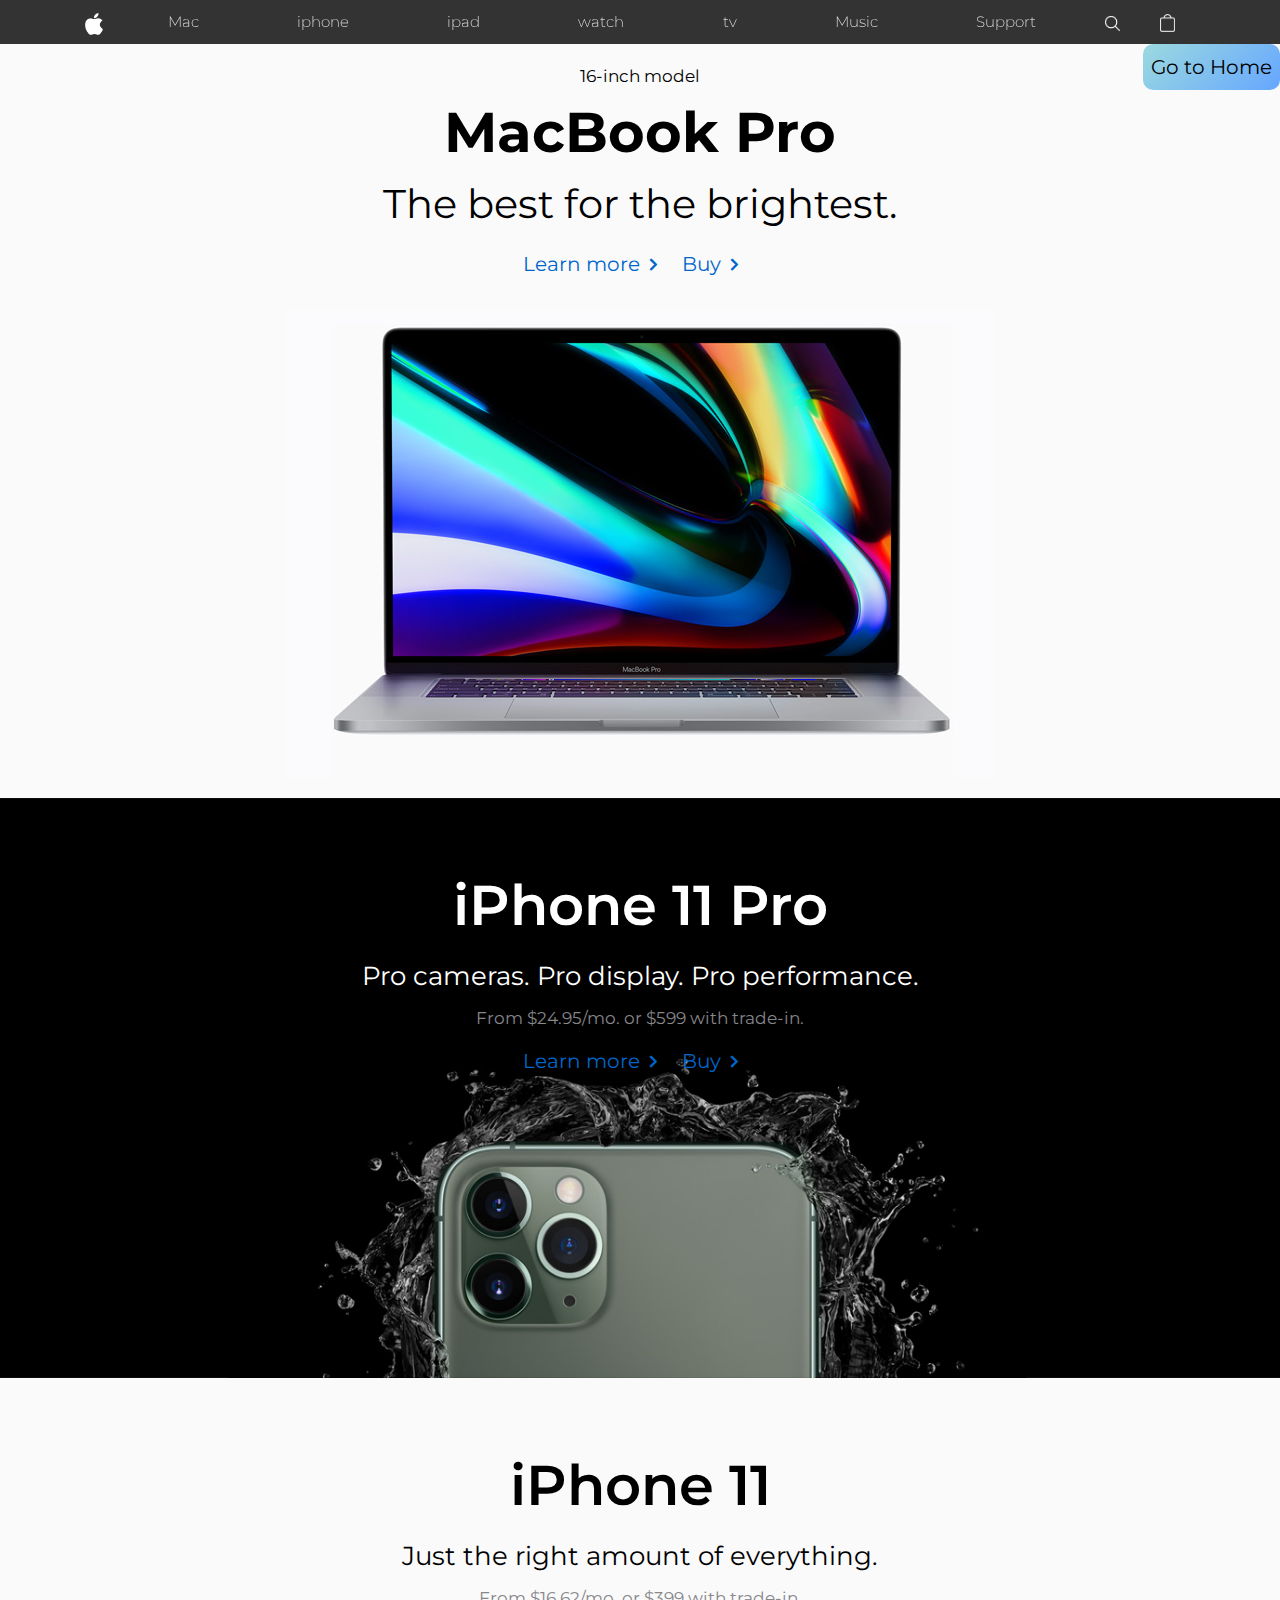
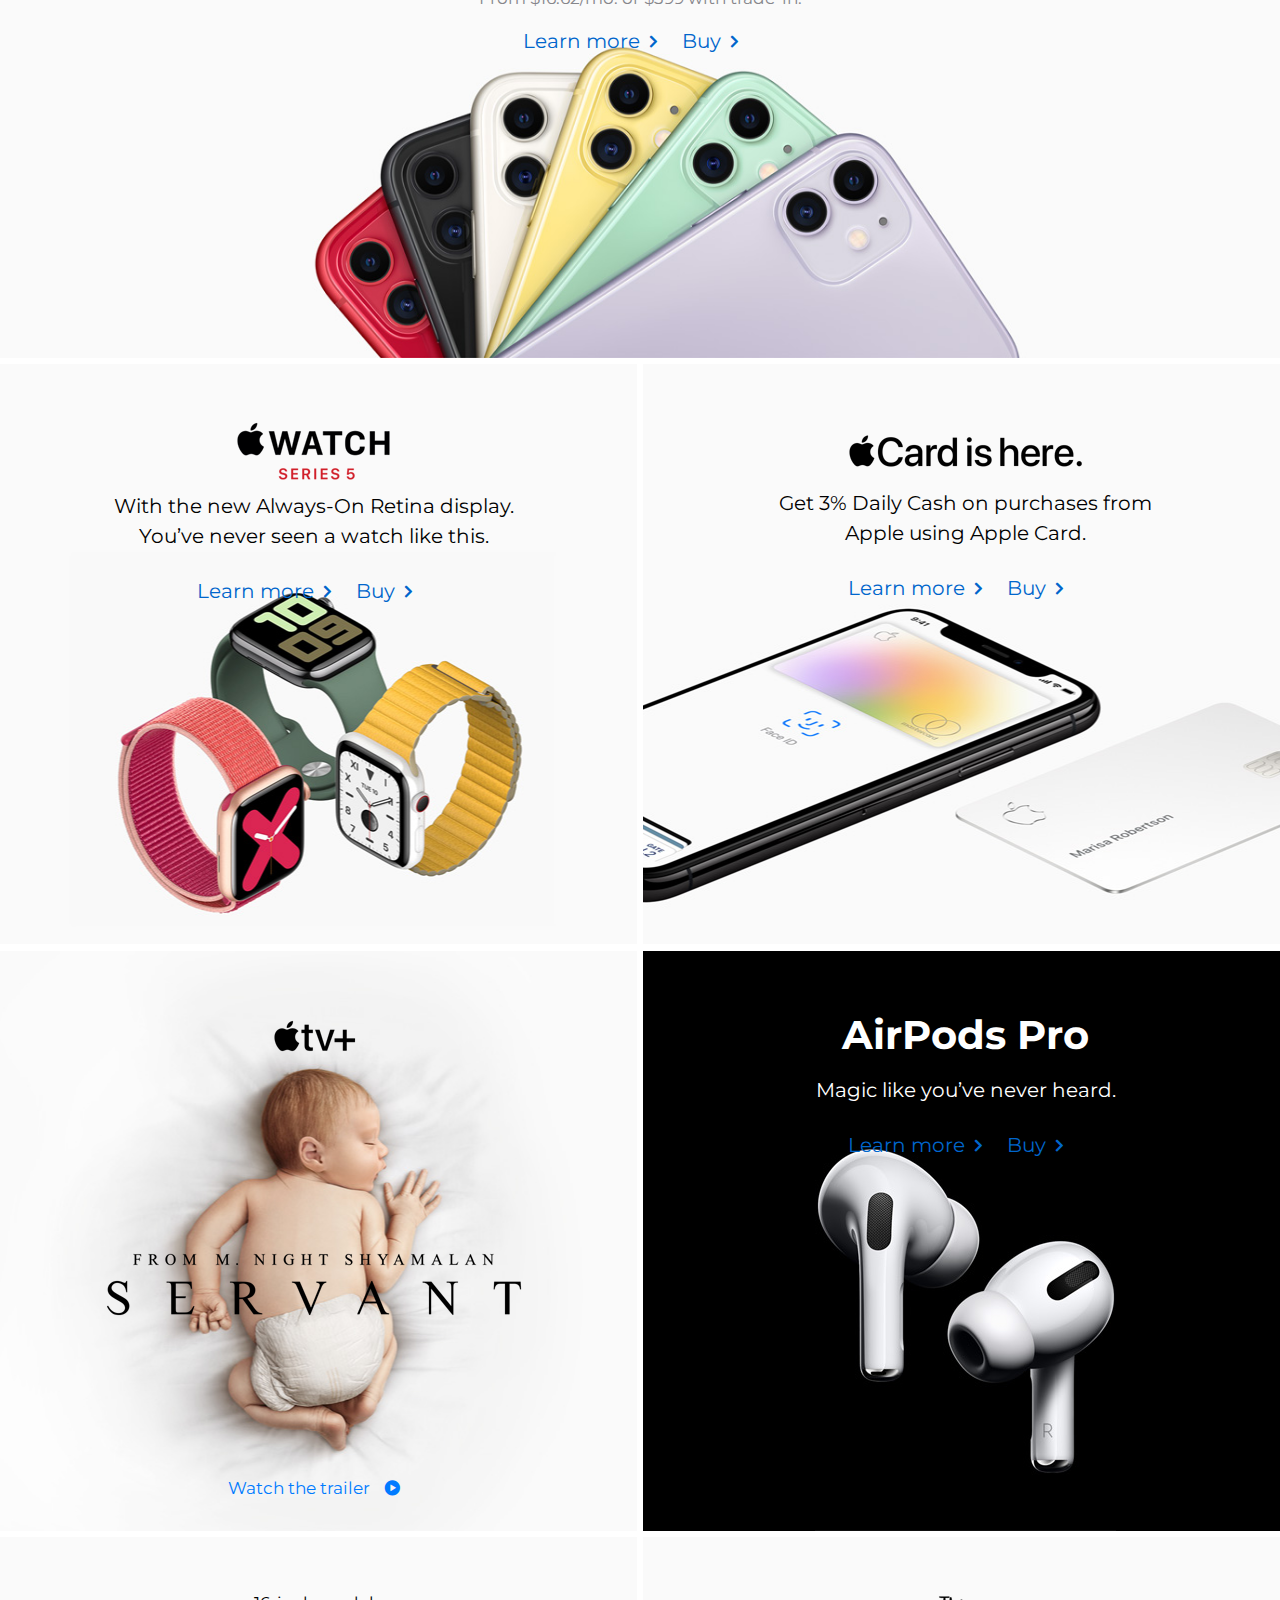
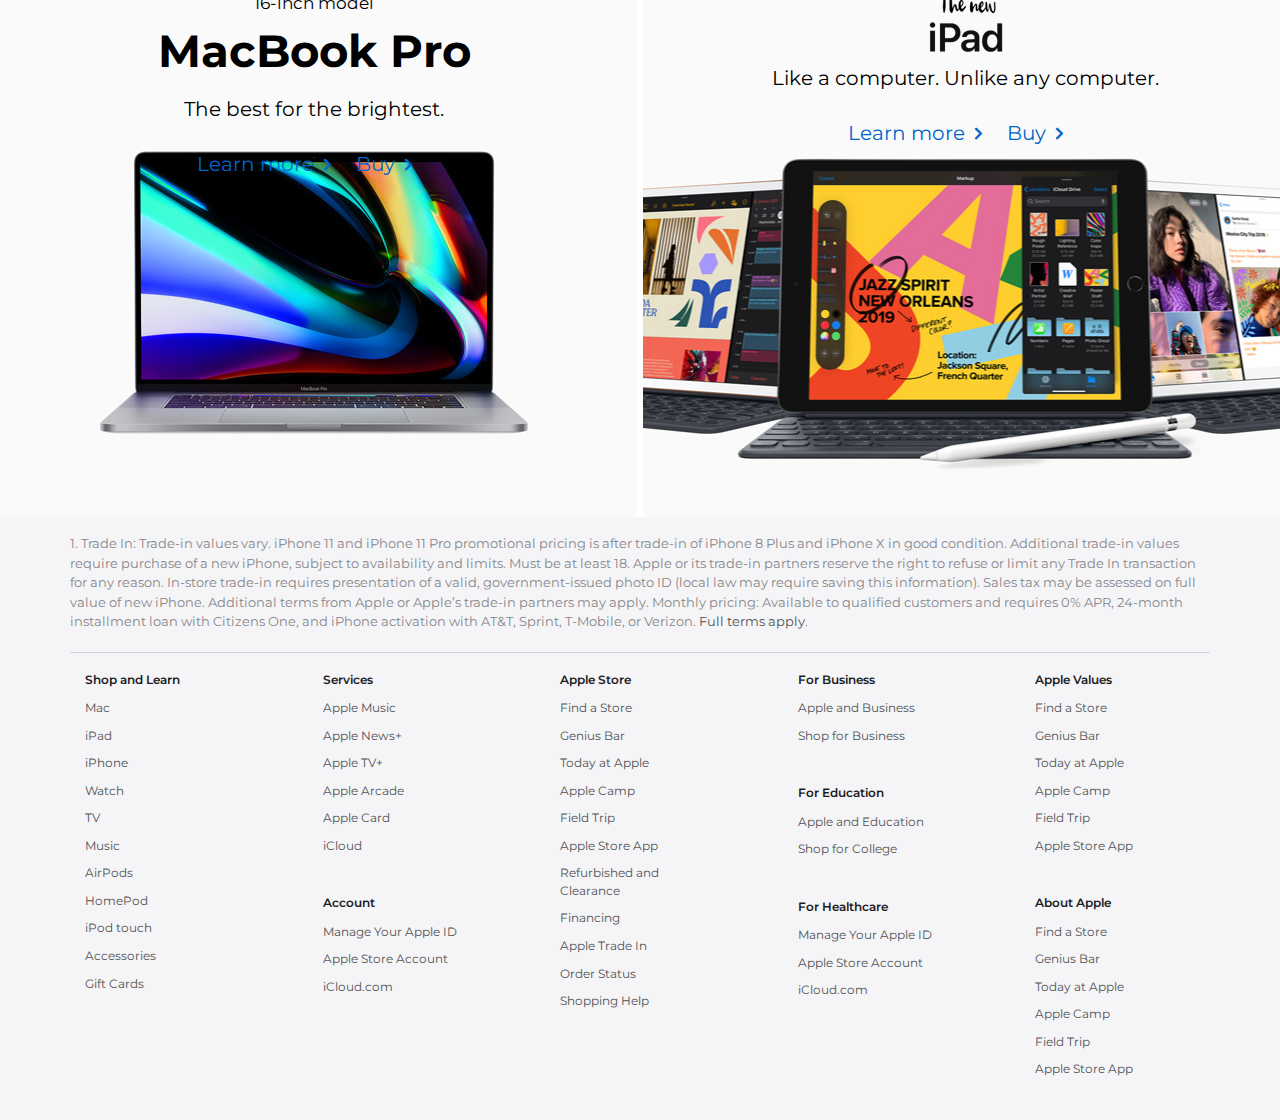
<file: index.html>
<!DOCTYPE html>
<html lang="en">

<head>
  <meta charset="utf-8" />
  <meta name="viewport" content="width=device-width, initial-scale=1, shrink-to-fit=no" />
  <meta name="description" content="" />

  <title>Apple Website</title>
  <!-- Link to the Font-Awesome Font -->
  <!-- This font gives us the option to use emojies, symbols, common logos and icons as a font -->
  <link rel="stylesheet" href="https://maxcdn.bootstrapcdn.com/font-awesome/4.6.2/css/font-awesome.min.css" />

  <!-- Link to Montserrat font on Google Fonts-->
  <link
    href="https://fonts.googleapis.com/css?family=Montserrat:200,200i,300,300i,400,600,600i,700,700i,800,800i,900,900i&display=swap"
    rel="stylesheet" />

  <!-- Styles -->

  <!-- Bootstrap Styles -->
  <link rel="stylesheet" type="text/css" href="css/bootstrap.css" />
  <!-- Custom Styles -->
  <link rel="stylesheet" type="text/css" href="css/styles.css" />
</head>

<body id="page-top">
  <a class="fixedMain-a" href="../index.html">
    <div class="fixedMain">Go to Home</div>
  </a>
  <!-- Header navigation -->
  <nav class="navbar navbar-expand-lg navbar-light fixed-top header-wrapper">
    <div class="container">
      <a class="logo-link navbar-brand js-scroll-trigger" href="#"><img src="images/icons/logo.png" /></a>

      <button class="navbar-toggler" type="button" data-toggle="collapse" data-target="#navbarResponsive"
        aria-controls="navbarResponsive" aria-expanded="false" aria-label="Toggle navigation">
        <span class="navbar-toggler-icon"></span>
      </button>
      <div class="collapse navbar-collapse" id="navbarResponsive">
        <ul class="navbar-nav nav-fill w-100">
          <li class="nav-item">
            <a class="nav-link js-scroll-trigger" href="/mac/">Mac</a>
          </li>
          <li class="nav-item">
            <a class="nav-link js-scroll-trigger" href="#">iphone</a>
          </li>
          <li class="nav-item">
            <a class="nav-link js-scroll-trigger" href="#">ipad</a>
          </li>
          <li class="nav-item">
            <a class="nav-link js-scroll-trigger" href="#">watch</a>
          </li>
          <li class="nav-item">
            <a class="nav-link js-scroll-trigger" href="#">tv</a>
          </li>
          <li class="nav-item">
            <a class="nav-link js-scroll-trigger" href="#">Music</a>
          </li>
          <li class="nav-item">
            <a class="nav-link js-scroll-trigger" href="#">Support</a>
          </li>
          <li>
            <a class="search-link nav-link js-scroll-trigger" href="#"><img src="images/icons/search-icon.png" /></a>
          </li>
          <li>
            <a class="cart-link nav-link js-scroll-trigger" href="/cart/"><img src="images/icons/cart.png" /></a>
          </li>
        </ul>
      </div>
    </div>
  </nav>

  <section class="searchbox">
    <form>
      <input type="text" name="searchbox" />
      <button id="submitButton" class="btn btn-primary" type="submit">
        Search
      </button>
    </form>
  </section>

  <!-- Main highlight section -->

  <section class="main-highlight-wrapper">
    <div class="container">
      <div class="row h-100 align-items-center justify-content-center text-center">
        <div class="col-12">
          <div class="model">16-inch model</div>

          <div class="product-title">MacBook Pro</div>

          <div class="brief-description">The best for the brightest.</div>

          <div class="links-wrapper">
            <ul>
              <li><a href="">Learn more</a></li>
              <li><a href="">Buy</a></li>
            </ul>
          </div>

          <div class="main-image-wrapper">
            <img src="images/home/mac-laptop.jpg" />
          </div>
        </div>
      </div>
    </div>
  </section>

  <!-- Second highlight section -->
  <section class="second-hightlight-wrapper">
    <div class="container">
      <div class="row h-100 align-items-center justify-content-center text-center">
        <div class="col-12">
          <div class="title-wraper">iPhone 11 Pro</div>

          <div class="description-wrapper">
            Pro cameras. Pro display. Pro performance.
          </div>

          <div class="price-wrapper">
            From $24.95/mo. or $599 with trade‑in.
          </div>

          <div class="links-wrapper">
            <ul>
              <li><a href="">Learn more</a></li>
              <li><a href="">Buy</a></li>
            </ul>
          </div>
        </div>
      </div>
    </div>
  </section>

  <!-- Third highlight section -->
  <section class="third-highlight-wrapper">
    <div class="container">
      <div class="row h-100 align-items-center justify-content-center text-center">
        <div class="col-12">
          <div class="title-wraper">iPhone 11</div>
          <div class="description-wrapper">
            Just the right amount of everything.
          </div>
          <div class="price-wrapper">
            From $16.62/mo. or $399 with trade‑in.
          </div>
          <div class="links-wrapper">
            <ul>
              <li><a href="">Learn more</a></li>
              <li><a href="">Buy</a></li>
            </ul>
          </div>
        </div>
      </div>
    </div>
  </section>

  <!-- Fourth highlight section -->
  <section class="fourth-heghlight-wrapper">
    <div class="row">
      <div class="col-12 col-sm-12 col-m-6 col-lg-6 left-side-wrapper">
        <div class="left-side-inner-wrapper">
          <div class="top-logo-wrapper">
            <div class="logo-wrapper">
              <img src="images/icons/watch-series5-logo.png" />
            </div>
          </div>
          <div class="description-wraper">
            With the new Always-On Retina display.<br />
            You’ve never seen a watch like this.
          </div>
          <div class="links-wrapper">
            <ul>
              <li><a href="">Learn more</a></li>
              <li><a href="">Buy</a></li>
            </ul>
          </div>
        </div>
      </div>

      <div class="col-12 col-sm-12 col-m-6 col-lg-6 right-side-wrapper">
        <div class="right-side-inner-wrapper">
          <div class="top-logo-wrapper">
            <div class="logo-wrapper">
              <img src="images/icons/apple-card-logo.png" />
            </div>
          </div>
          <div class="description-wraper">
            Get 3% Daily Cash on purchases from Apple using Apple Card.
          </div>
          <div class="links-wrapper">
            <ul>
              <li><a href="">Learn more</a></li>
              <li><a href="">Buy</a></li>
            </ul>
          </div>
        </div>
      </div>
    </div>
  </section>

  <!-- Fifth highlight section -->
  <section class="fifth-heghlight-wrapper">
    <div class="row">
      <div class="col-sm-12 col-m-6 col-lg-6 left-side-wrapper">
        <div class="left-side-inner-wrapper">
          <div class="top-logo-wrapper">
            <div class="logo-wrapper">
              <img src="images/icons/apple-tv-logo.png" />
            </div>
          </div>

          <div class="tvshow-logo-wraper">
            <img src="images/icons/servant-logo.png" />
          </div>

          <div class="watch-more-wrapper">
            <a href="#">Watch the trailer</a>
          </div>
        </div>
      </div>

      <div class="col-sm-12 col-m-6 col-lg-6 right-side-wrapper">
        <div class="right-side-inner-wrapper">
          <div class="top-logo-wrapper">
            <div class="logo-wrapper">AirPods Pro</div>
          </div>

          <div class="description-wraper">Magic like you’ve never heard.</div>

          <div class="links-wrapper">
            <ul>
              <li><a href="">Learn more</a></li>
              <li><a href="">Buy</a></li>
            </ul>
          </div>
        </div>
      </div>
    </div>
  </section>

  <!-- Sixth highlight section -->
  <section class="sixth-heghlight-wrapper">
    <div class="row">
      <div class="col-sm-12 col-m-6 col-lg-6 left-side-wrapper">
        <div class="left-side-inner-wrapper">
          <div class="model">16-inch model</div>

          <div class="product-title-small">MacBook Pro</div>

          <div class="description-wraper">The best for the brightest.</div>

          <div class="links-wrapper">
            <ul>
              <li><a href="">Learn more</a></li>
              <li><a href="">Buy</a></li>
            </ul>
          </div>
        </div>
      </div>

      <div class="col-sm-12 col-m-6 col-lg-6 right-side-wrapper">
        <div class="right-side-inner-wrapper">
          <div class="top-logo-wrapper">
            <div class="logo-wrapper">
              <img src="images/icons/new-ipad-logo.png" />
            </div>
          </div>

          <div class="description-wraper">
            Like a computer. Unlike any computer.
          </div>

          <div class="links-wrapper">
            <ul>
              <li><a href="">Learn more</a></li>
              <li><a href="">Buy</a></li>
            </ul>
          </div>
        </div>
      </div>
    </div>
  </section>

  <footer class="footer-wrapper">
    <div class="container">
      <div class="row">
        <div class="upper-text-container">
          1. Trade In: Trade‑in values vary. iPhone 11 and iPhone 11 Pro
          promotional pricing is after trade‑in of iPhone 8 Plus and iPhone X
          in good condition. Additional trade‑in values require purchase of a
          new iPhone, subject to availability and limits. Must be at least 18.
          Apple or its trade-in partners reserve the right to refuse or limit
          any Trade In transaction for any reason. In‑store trade‑in requires
          presentation of a valid, government-issued photo ID (local law may
          require saving this information). Sales tax may be assessed on full
          value of new iPhone. Additional terms from Apple or Apple’s trade-in
          partners may apply. Monthly pricing: Available to qualified
          customers and requires 0% APR, 24‑month installment loan with
          Citizens One, and iPhone activation with AT&T, Sprint, T‑Mobile, or
          Verizon. <a href="#"> Full terms apply</a>.
        </div>
      </div>

      <div class="row footer-links-wrapper">
        <div class="col col-12 col-sm-6 col-m-4 col-lg-2 offset1">
          <h3>Shop and Learn</h3>
          <ul>
            <li><a href="#">Mac</a></li>
            <li><a href="#">iPad</a></li>
            <li><a href="#">iPhone</a></li>
            <li><a href="#">Watch</a></li>
            <li><a href="#">TV</a></li>
            <li><a href="#">Music</a></li>
            <li><a href="#">AirPods</a></li>
            <li><a href="#">HomePod</a></li>
            <li><a href="#">iPod touch</a></li>
            <li><a href="#">Accessories</a></li>
            <li><a href="#">Gift Cards</a></li>
          </ul>
        </div>
        <div class="col col-12 col-sm-6 col-m-4 col-lg-2">
          <h3>Services </h3>
          <ul>
            <li><a href="#">Apple Music</a></li>
            <li><a href="#">Apple News+</a></li>
            <li><a href="#">Apple TV+</a></li>
            <li><a href="#">Apple Arcade</a></li>
            <li><a href="#">Apple Card</a></li>
            <li><a href="#">iCloud</a></li>
          </ul>
          <h3>Account</h3>
          <ul>
            <li><a href="#">Manage Your Apple ID</a></li>
            <li><a href="#">Apple Store Account</a></li>
            <li><a href="#">iCloud.com</a></li>
          </ul>
        </div>
        <div class="col col-12 col-sm-6 col-m-4 col-lg-2">
          <h3>Apple Store</h3>
          <ul>
            <li><a href="#">Find a Store</a></li>
            <li><a href="#">Genius Bar</a></li>
            <li><a href="#">Today at Apple</a></li>
            <li><a href="#">Apple Camp</a></li>
            <li><a href="#">Field Trip</a></li>
            <li><a href="#">Apple Store App</a></li>
            <li><a href="#">Refurbished and Clearance</a></li>
            <li><a href="#">Financing</a></li>
            <li><a href="#">Apple Trade In</a></li>
            <li><a href="#">Order Status</a></li>
            <li><a href="#">Shopping Help</a></li>
          </ul>
        </div>
        <div class="col col-12 col-sm-6 col-m-4 col-lg-2">
          <h3>For Business</h3>
          <ul>
            <li><a href="#">Apple and Business</a></li>
            <li><a href="#">Shop for Business</a></li>
          </ul>
          <h3>For Education </span></h3>
          <ul>
            <li><a href="#">Apple and Education</a></li>
            <li><a href="#">Shop for College</a></li>
          </ul>
          <h3>For Healthcare</h3>
          <ul>
            <li><a href="#">Manage Your Apple ID</a></li>
            <li><a href="#">Apple Store Account</a></li>
            <li><a href="#">iCloud.com</a></li>
          </ul>
        </div>

        <div class="col col-12 col-sm-6 col-m-4 col-lg-2">
          <h3>Apple Values</h3>
          <ul>
            <li><a href="#">Find a Store</a></li>
            <li><a href="#">Genius Bar</a></li>
            <li><a href="#">Today at Apple</a></li>
            <li><a href="#">Apple Camp</a></li>
            <li><a href="#">Field Trip</a></li>
            <li><a href="#">Apple Store App</a></li>
          </ul>
          <h3>About Apple </h3>
          <ul>
            <li><a href="#">Find a Store</a></li>
            <li><a href="#">Genius Bar</a></li>
            <li><a href="#">Today at Apple</a></li>
            <li><a href="#">Apple Camp</a></li>
            <li><a href="#">Field Trip</a></li>
            <li><a href="#">Apple Store App</a></li>
          </ul>
        </div>
      </div>
    </div>
  </footer>

  <!-- Javascript -->

  <!-- jQuery -->
  <script src="https://ajax.googleapis.com/ajax/libs/jquery/3.4.1/jquery.min.js"></script>
  <!-- <script src="js/custom.js"></script> -->
  <!-- Bootsrap JS -->
  <script src="js/bootstrap.js"></script>
  <script src="js/custom.js"></script>
</body>

</html>
</file>
<file: css/styles.css>
* {
	margin: 0;
	padding: 0;
}
img {
	max-width: 100%;
}
body {
	font-size: 20px; 
	font-family: 'Montserrat', sans-serif;
	line-height: 1.5;
	color: #000;
}

/* Header Style */
.header-wrapper {
	background: rgba(0,0,0,0.8);
	font-weight: 200;
	font-size: 0.75em;		
}
.logo-link {
	width: 18px;	
	display: block;
}
.search-link, .cart-link {
	width: 55px;
	display: block;
	padding: 0 20px !important;
}
.navbar {
	padding: 0;
}
.navbar-light .navbar-nav .nav-link {
  color: #fff;
}
.navbar-brand {
  padding: 0;
}
.navbar-nav .nav-link {
  padding-top: 0;
  padding-bottom: 0;
  height: 44px;
  line-height: 44px;
}
.navbar-light .navbar-toggler-icon {
   background-image: url("../images/icons/humberger.png");
}

/* Footer Styling */
.footer-wrapper {
  background-color: #f5f5f7;
  color: #1d1d1f;
  font-size: .65em;
}
.upper-text-container {
  border-bottom: 1px solid #d2d2d7;
  color: #86868b;
  padding: 17px 0 20px;
}
.upper-text-container a {
	text-decoration: none;
	color: #515154; 
}
.upper-text-container a:hover {
	text-decoration: underline;
}
.footer-links-wrapper {
	display: flex;
  -webkit-box-pack: justify;
  justify-content: space-between;
  padding-top: 20px;
}
.footer-wrapper ul {
	list-style: none;
	padding-bottom: 20px;
}
.footer-wrapper ul li{
	padding: 5px 0;
	font-size: 0.9em;
}
.footer-links-wrapper a {
	color: #515154;
	text-decoration: none;
}
.footer-links-wrapper a:hover {
	text-decoration: underline;
}
.footer-links-wrapper h3 {
	font-size: 12px;
	font-weight: 600;
}
.my-apple-wrapper {
	border-bottom: 1px solid #d2d2d7;
	padding-bottom: 10px;
	margin-bottom: 10px; 
}
.copyright-wrapper {
	display: flex;
  -webkit-box-pack: justify;
  justify-content: space-between;
  padding: 10px 0 20px;
}
.footer-links-terms ul li {
  display: inline-block;
  padding: 0 5px;
  border-right: 1px solid #ccc;
}
.footer-links-terms ul li:last-child {
	border-right: 0px;
}
.footer-links-terms ul li a {
	text-decoration: none;
	color: #515154;
}
.footer-links-terms ul li a:hover {
	text-decoration: underline;
}
.footer-country {
	display: inline-block;
}
.flag-wrapper {
	display: inline-block;
	vertical-align: middle;
}
.footer-country-name{
	display: inline-block;
	vertical-align: top;
}


/* Main Highlight */
.main-highlight-wrapper {
	background: #fafafa;
	margin-top: 44px;
	padding: 20px 0;
}
.links-wrapper ul {
	list-style: none;
}
.model {
	font-size: .85em;
}
.product-title {
	font-weight: 700;
	font-size: 56px;
}
.brief-description {
	font-size: 2em;
}
.links-wrapper {
	padding: 15px 0;
}
.links-wrapper ul li {
	display: inline-block;
	padding-right: 20px;
}
.links-wrapper ul li a {
	color: #06c;
	text-decoration: none;
}
.links-wrapper ul li a:hover {
	color: #000;
}
.links-wrapper ul li a:after {
  font-family: "FontAwesome";
  font-weight: 900;
  content: "\f105";
  padding-left: 10px;
}

/* Second Highlight Section */
.second-hightlight-wrapper {
	background-image: url("../images/home/iphone11-pro-bg.jpg");
	height: 580px;
	background-position: center;
	background-repeat: no-repeat;
  background-size: cover;
	text-align: center;
	padding: 65px 20px;
	color: #fff;
}
.title-wraper {
	font-weight: 600;
	font-size: 56px;	
}
.description-wrapper {
	font-size: 26px;
	padding: 10px 0;
}
.price-wrapper {
	color: #86868b; 
	font-size: 0.85em;
}
/* Third Highlight Section */
.third-highlight-wrapper {
	background-image: url("../images/home/iphone11-bg.jpg");
	height: 580px;
	background-position: center;
	background-repeat: no-repeat;
	background-size: cover;
	text-align: center;
	padding: 65px 20px;
}
/*Fourth Highlight Section */
.fourth-heghlight-wrapper {
  background: #fff;
}
.col-lg-6.left-side-wrapper {
	padding-left: 0;
	padding-right: 0;
}
.left-side-inner-wrapper {
	margin: 1% 0.5% 0% 1%; 
}
.fourth-heghlight-wrapper .left-side-inner-wrapper {
	height: 580px;
	background-position: center;
	background-repeat: no-repeat;
	background-size: cover;
	text-align: center;	
	background-image:  url("../images/home/watch-series-5.jpg");
	padding-top: 54px; 
}
.right-side-inner-wrapper {
	margin: 1% 1% 0% 0.5%; 
}
.col-lg-6.right-side-wrapper {
	padding-left: 0;
	padding-right: 0;
}
.fourth-heghlight-wrapper .right-side-inner-wrapper {
	height: 580px;
	background-position: center;
	background-repeat: no-repeat;
	background-size: cover;
	text-align: center;	
	padding-top: 54px;
	background-image:  url("../images/home/apple-card.jpg"); 
}
.description-wraper {
	max-width: 430px;
	margin: 0 auto;
	padding: 10px; 
}
/*Fivth Highlight Section */
.fifth-heghlight-wrapper {
  background: #fff;
}

.fifth-heghlight-wrapper .left-side-inner-wrapper {
	height: 580px;
	background-position: center;
	background-repeat: no-repeat;
	background-size: cover;
	text-align: center;	
	background-image:  url("../images/home/apple-tv-background.jpg");
	padding-top: 54px; 
}
.fifth-heghlight-wrapper .right-side-inner-wrapper {
	height: 580px;
	background-position: center;
	background-repeat: no-repeat;
	background-size: cover;
	text-align: center;	
	padding-top: 54px;
	background-image:  url("../images/home/air-pods.jpg"); 
	color: #fff; 
	background-size: initial;
	background-color: #000;
	background-position: bottom;

}
.logo-wrapper {
	font-size: 40px;
	font-weight: bold;
}
.tvshow-logo-wraper {
	padding: 180px 0 150px;
}
.watch-more-wrapper a {
	text-decoration: none;
	font-size: 0.85em;
}
.watch-more-wrapper a:after {
  font-family: "FontAwesome";
  font-weight: 900;
  content: "\f144";
  padding-left: 15px;
}

/*Sixth Highlight Section */
.sixth-heghlight-wrapper {
  background: #fff;
}
.product-title-small {
	font-weight: 700;
	font-size: 45px;
}
.sixth-heghlight-wrapper .left-side-inner-wrapper {
	height: 580px;
	background-position: center;
	background-repeat: no-repeat;
	background-size: cover;
	text-align: center;	
	background-image:  url("../images/home/macbook-pro.jpg");
	padding-top: 54px; 
	background-size: initial;
	background-color: #fafafa;
	background-position: bottom;	
}
.sixth-heghlight-wrapper .right-side-inner-wrapper {
	height: 580px;
	background-position: center;
	background-repeat: no-repeat;
	background-size: cover;
	text-align: center;	
	padding-top: 54px;
	background-image:  url("../images/home/new-ipad.jpg"); 
	background-size: initial;
	background-color: #000;
	background-position: bottom;

}

/* Footer responsive */
@media (max-width: 768px){
	.footer-links-wrapper ul {
		display: none;
	}
	.footer-links-wrapper h3 {
		padding: 10px 0;
		border-bottom: 1px solid #ccc;
	}
	.footer-links-wrapper h3:after {
		font-family: "FontAwesome";
		content: "\f067";
		padding-left: 10px;
		position: absolute;
		right: 25px;	  
	}

	.footer-links-wrapper h3.expanded:after {
		font-family: "FontAwesome";
		content: "\f00d";
		padding-left: 10px;
		position: absolute;
		right: 25px;	  
	}
}

/* Search Box */
.searchbox {
	z-index: 100;
	background: #000;
	padding: 100px;
	text-align: center;
	display: none;
}

.searchbox ul {
	background: #fff;
}




/* Mine */
.footer-links {
    display: none; /* Hidden by default */
    transition: all 0.3s ease-in-out;
}

.toggle-icon {
    cursor: pointer;
    float: right;
    font-size: 18px;
    font-weight: bold;
}

.footer-links-wrapper h3{
	cursor: pointer;
}




.fixedMain{
	z-index: 1000;
	position: fixed;
	top: 100;
	right: 0;
	background: linear-gradient(135deg, #9bdadf, #66a6ff);;
	border-radius: 10px;
	padding: 8px;
	font-size: 20px;
}
.fixedMain-a{
	color: #000;
	text-decoration: none;
}
</file>
